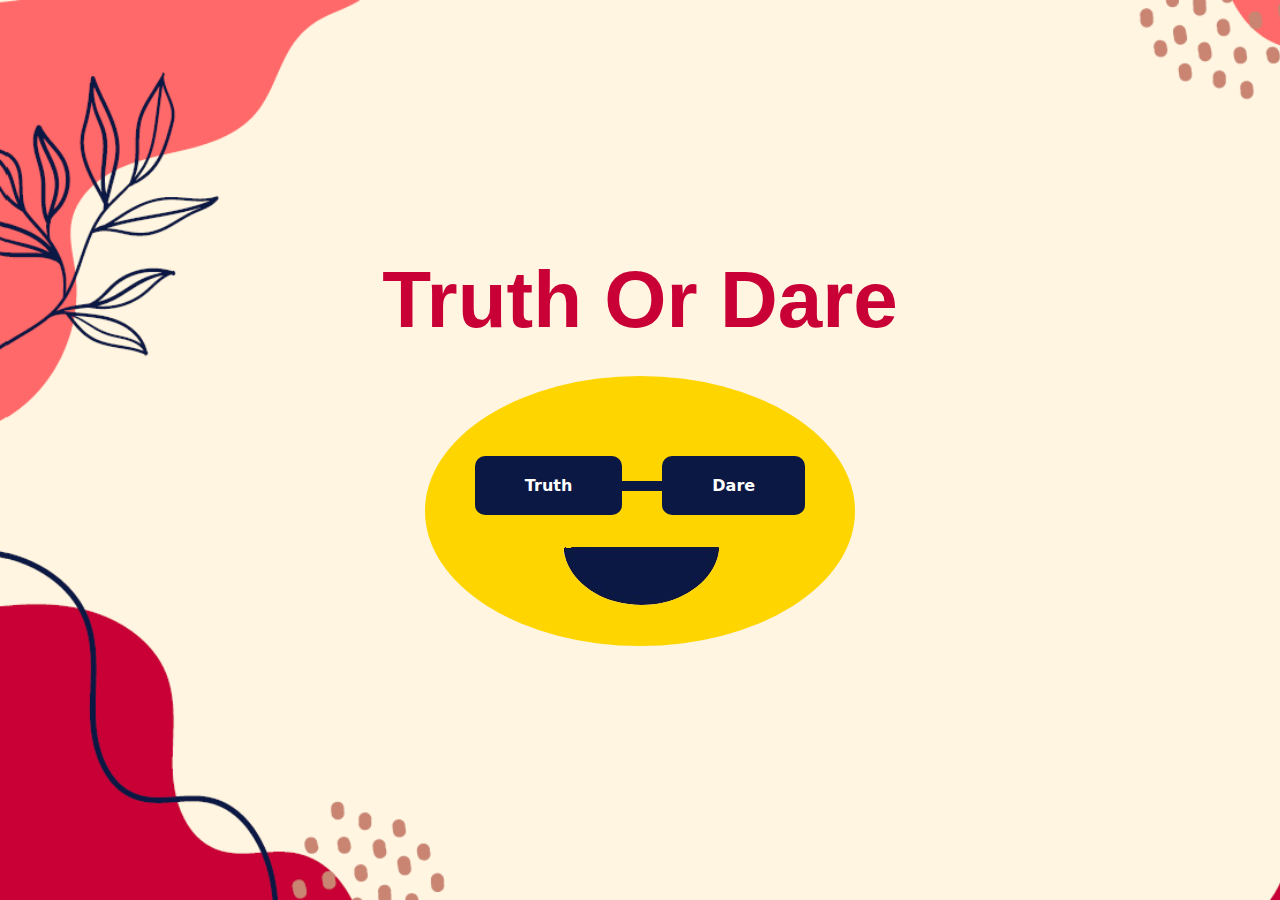
<file: index.html>
<!DOCTYPE html>
<html lang="en">
<head>
    <meta charset="UTF-8">
    <meta name="viewport" content="width=device-width, initial-scale=1.0">
    <title>home</title>
    <link rel="stylesheet" href="styles/style.css">
</head>
<body>
    <h1 class="truth_dare_heading">Truth Or Dare</h1>
<div class="emoji">
    <div class="buttons">
        <a href="truth.html" class="truth_btn">Truth</a>
        <div class="glasses"></div>
        <a href="dare.html" class="dare_btn">Dare</a>
    </div>
    <img src="images/smile.png" alt="">
</div>
</body>
</html>
</file>
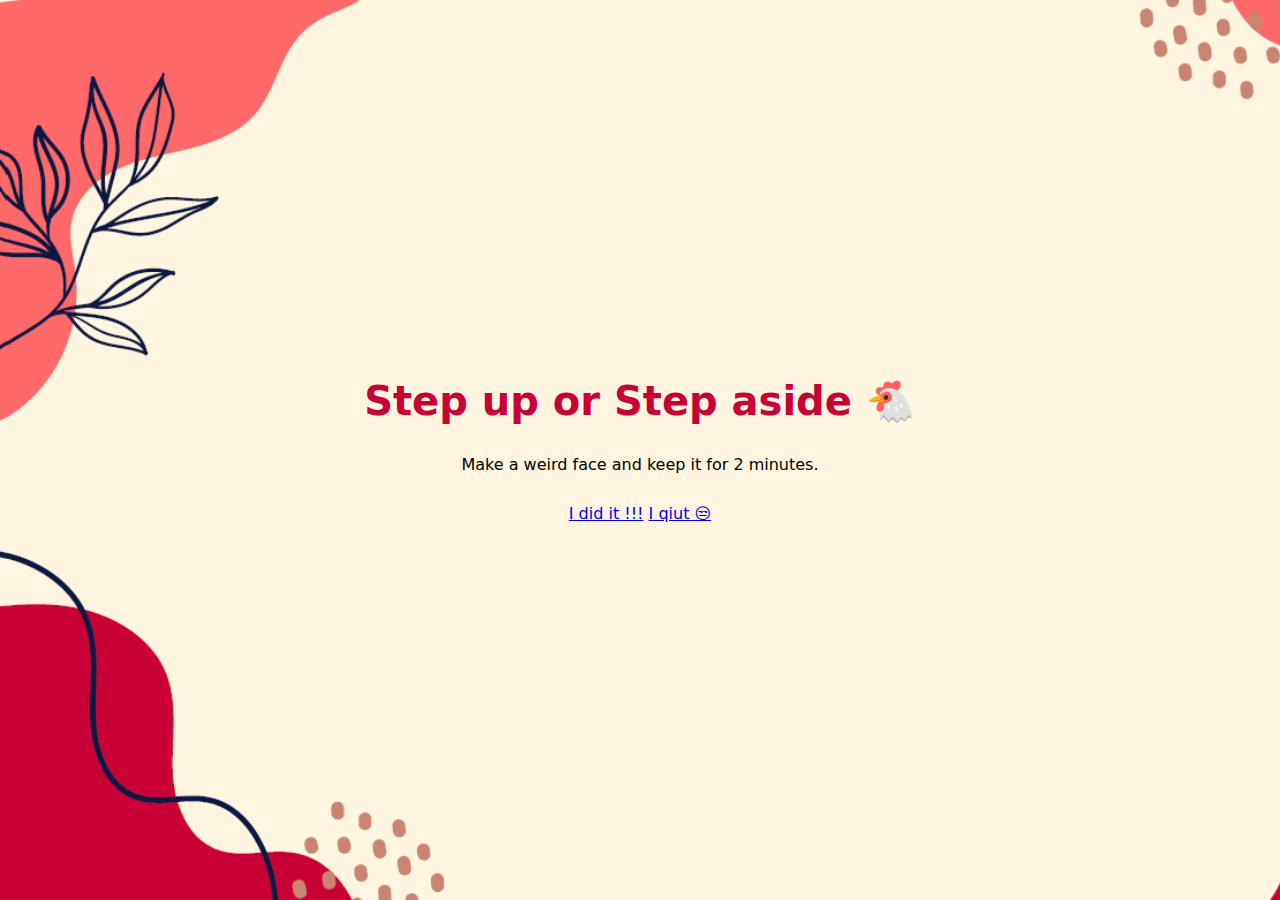
<file: dare.html>
<!DOCTYPE html>
<html lang="en">
<head>
    <meta charset="UTF-8">
    <meta name="viewport" content="width=device-width, initial-scale=1.0">
    <title>Dare</title>
    <link rel="stylesheet" href="styles/truth.css">
</head>
<body>
    <h1 class="truth_heading">Step up or Step aside 🐔</h1>
    <div class="question">
        Lorem ipsum dolor sit amet consectetur adipisicing elit. Perferendis, dolor! Eaque beatae possimus eum error vel voluptas animi ea consequuntur! Asperiores rerum cupiditate numquam nostrum aut aperiam quia ea consequuntur!
    </div>
    <div class="buttons">
        <a href="index.html" class="success">I did it !!!</a>
        <a href="punishment.html" class="fail">I qiut 😒</a>
    </div>
    <script src="script/dare.js"></script>
</body>
</html>
</file>
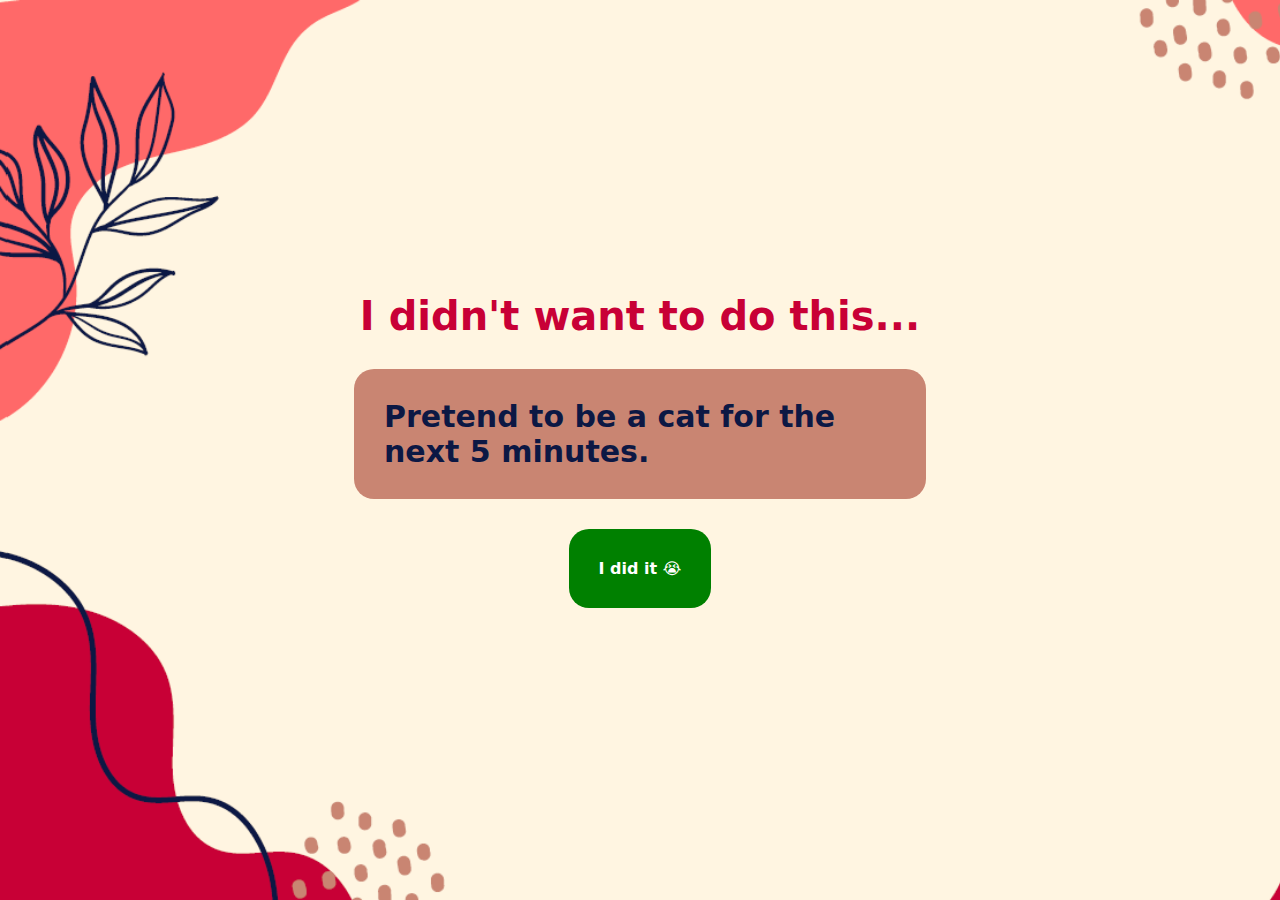
<file: punishment.html>
<!DOCTYPE html>
<html lang="en">
<head>
    <meta charset="UTF-8">
    <meta name="viewport" content="width=device-width, initial-scale=1.0">
    <link rel="stylesheet" href="styles/punishment.css">
    <title>Punishment</title>
</head>
<body>
    <h1 class="truth_heading">I didn't want to do this...</h1>
    <div class="question">
        <h1>PUNISHMENT</h1>
    </div>
    <a href="index.html" class="success">I did it 😭</a>
    <script src="script/punishment.js"></script>
</body>
</html>
</file>
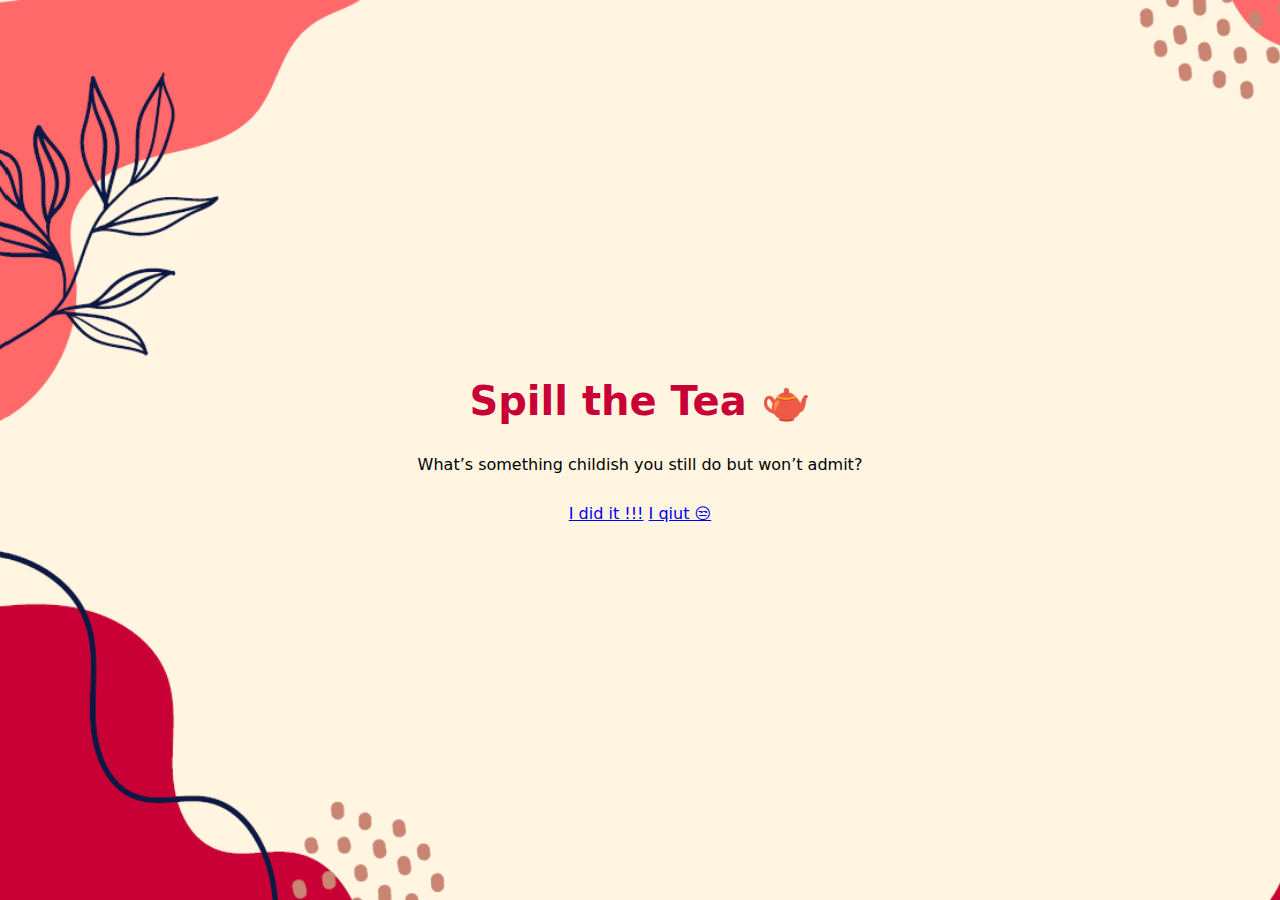
<file: truth.html>
<!DOCTYPE html>
<html lang="en">
<head>
    <meta charset="UTF-8">
    <meta name="viewport" content="width=device-width, initial-scale=1.0">
    <title>Truth</title>
    <link rel="stylesheet" href="styles/truth.css">
</head>
<body>
    <h1 class="truth_heading">Spill the Tea 🫖</h1>
    <div class="question">
        Lorem ipsum dolor sit amet consectetur adipisicing elit. Perferendis, dolor! Eaque beatae possimus eum error vel voluptas animi ea consequuntur! Asperiores rerum cupiditate numquam nostrum aut aperiam quia ea consequuntur!
    </div>
    <div class="buttons">
        <a href="index.html" class="success">I did it !!!</a>
        <a href="punishment.html" class="fail">I qiut 😒</a>
    </div>
    <script src="script/truth.js"></script>
</body>
</html>
</file>
<file: styles/style.css>
*{
    padding: 0;
    margin: 0;
}
body{
    padding: 0;
    margin: 0;
    box-sizing: border-box;
    font-family: system-ui, -apple-system, BlinkMacSystemFont, 'Segoe UI', Roboto, Oxygen, Ubuntu, Cantarell, 'Open Sans', 'Helvetica Neue', sans-serif;
    background-image: url('../images/BG.png');
    background-size: cover;
    background-repeat: no-repeat;
    display: flex;
    flex-direction: column;
    gap: 30px;
    align-items: center;
    justify-content: center;
    height: 100vh;
}
.truth_dare_heading{
    color: #c80036;
    font-size: 80px;
    font-family: Verdana, Geneva, Tahoma, sans-serif;
}
.buttons{
    display: flex;
    align-items: center;
    padding-bottom: 30px;
}
.glasses{
    background-color: #0c1844;
    height: 10px;
    width: 40px;
}
.buttons a{
    background-color: #0c1844;
    color: #ffffff;
    font-weight: 700;
    padding: 20px 50px;
    border-radius: 10px;
    text-decoration: none;
    display: inline-block;
}
.emoji{
    background-color: rgb(255, 213, 0);
    border-radius: 50%;
    display: flex;
    flex-direction: column;
    align-items: center;
    justify-content: center;
    padding:80px 50px 40px 50px;
    border: 10px #c80036;
}
</file>
<file: styles/truth.css>
*{
    padding: 0;
    margin: 0;
}
body{
    padding: 0;
    margin: 0;
    box-sizing: border-box;
    font-family: system-ui, -apple-system, BlinkMacSystemFont, 'Segoe UI', Roboto, Oxygen, Ubuntu, Cantarell, 'Open Sans', 'Helvetica Neue', sans-serif;
    background-image: url('../images/BG.png');
    background-size: cover;
    background-repeat: no-repeat;
    display: flex;
    flex-direction: column;
    gap: 30px;
    align-items: center;
    justify-content: center;
    height: 100vh;
}
.truth_heading{
    color: #c80036;
    font-size: 40px;
}
</file>
<file: styles/punishment.css>
*{
    padding: 0;
    margin: 0;
}
body{
    padding: 0;
    margin: 0;
    box-sizing: border-box;
    font-family: system-ui, -apple-system, BlinkMacSystemFont, 'Segoe UI', Roboto, Oxygen, Ubuntu, Cantarell, 'Open Sans', 'Helvetica Neue', sans-serif;
    background-image: url('../images/BG.png');
    background-size: cover;
    background-repeat: no-repeat;
    display: flex;
    flex-direction: column;
    gap: 30px;
    align-items: center;
    justify-content: center;
    height: 100vh;
}
.truth_heading{
    color: #c80036;
    font-size: 40px;
}
.question{
    padding: 30px;
    background-color: #c98572;
    width: 40%;
    border-radius: 20px;
    font-size: 1.3rem;
    color: #0c1844;
    font-weight: 350;
    display: flex;
    flex-direction: column;
    align-items: center;
    justify-content: center;
}
.question h1{
    color: #0c1844;
    font-size: 30px;
}
.success{
    background-color: green;
    color: white;
    font-weight: 700;
    border-radius: 20px;
    cursor: pointer;
    padding: 30px 30px;
    text-decoration: none;
}
</file>
